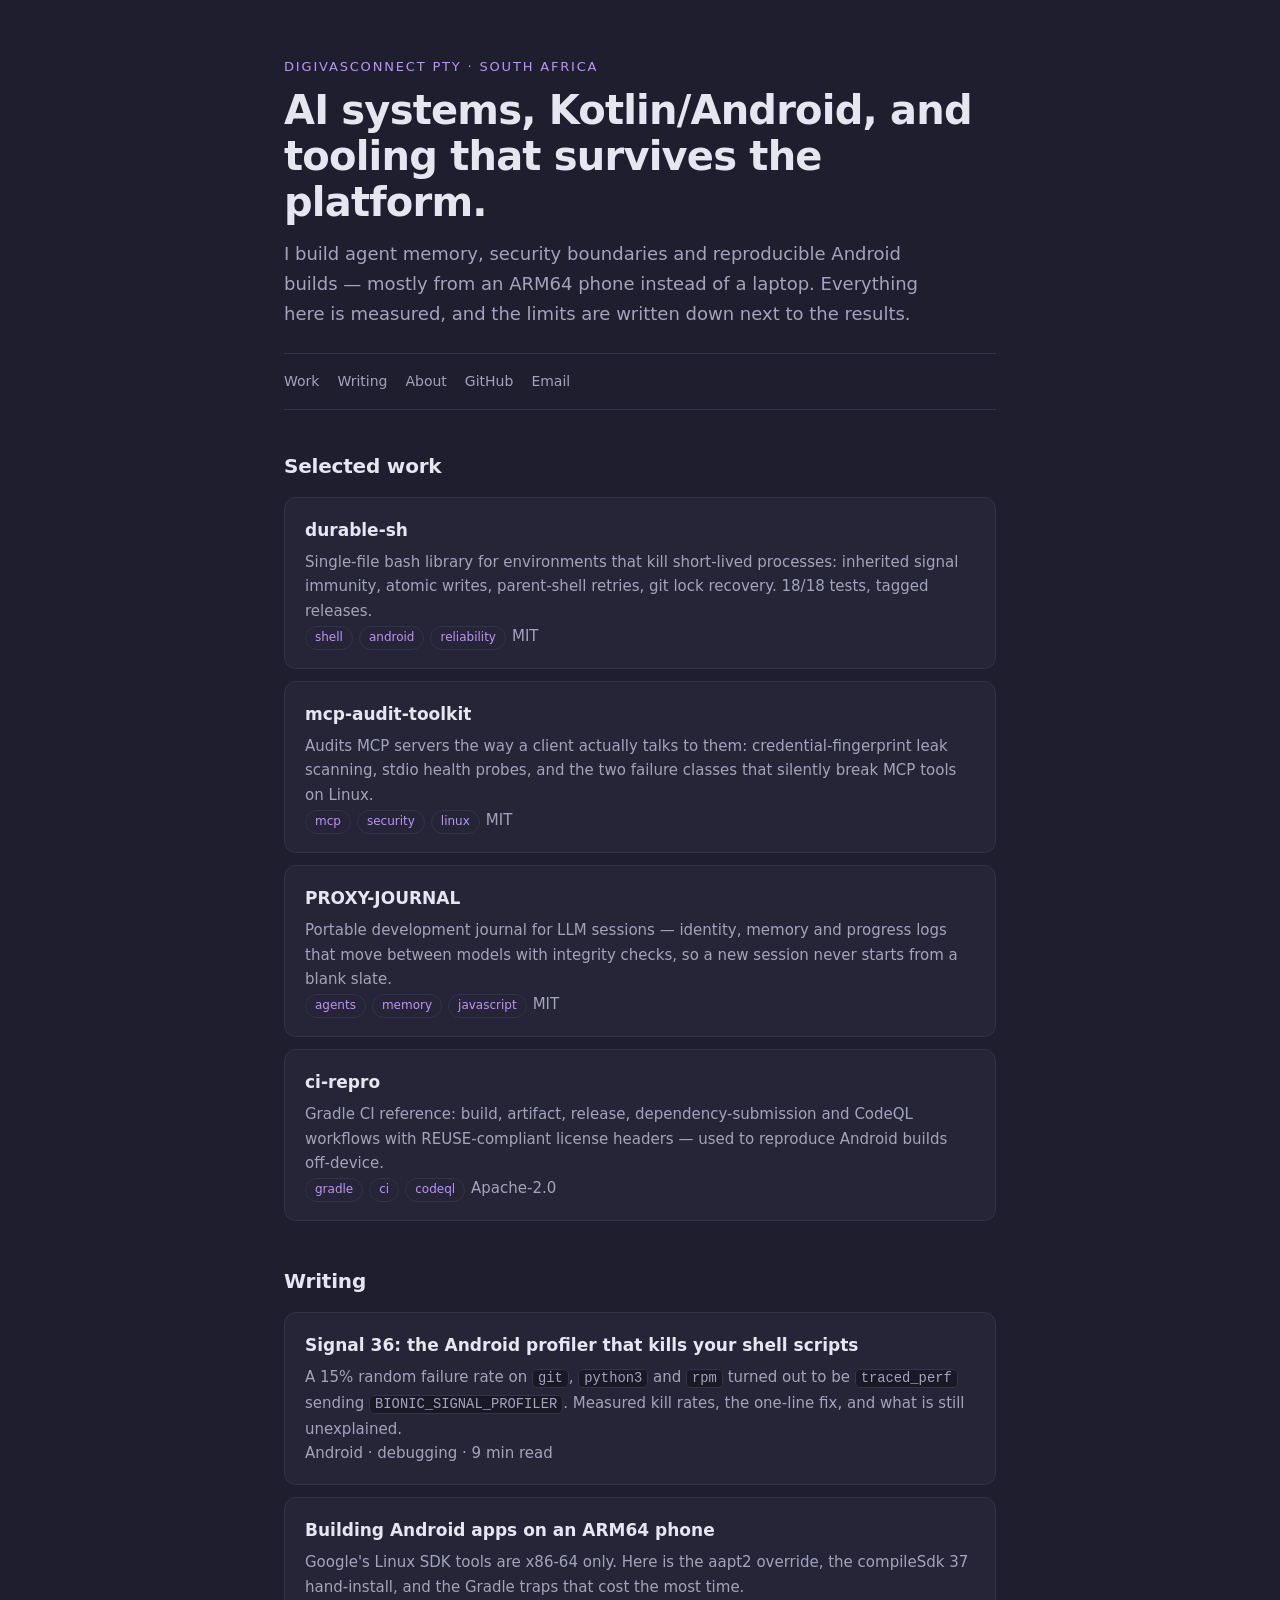
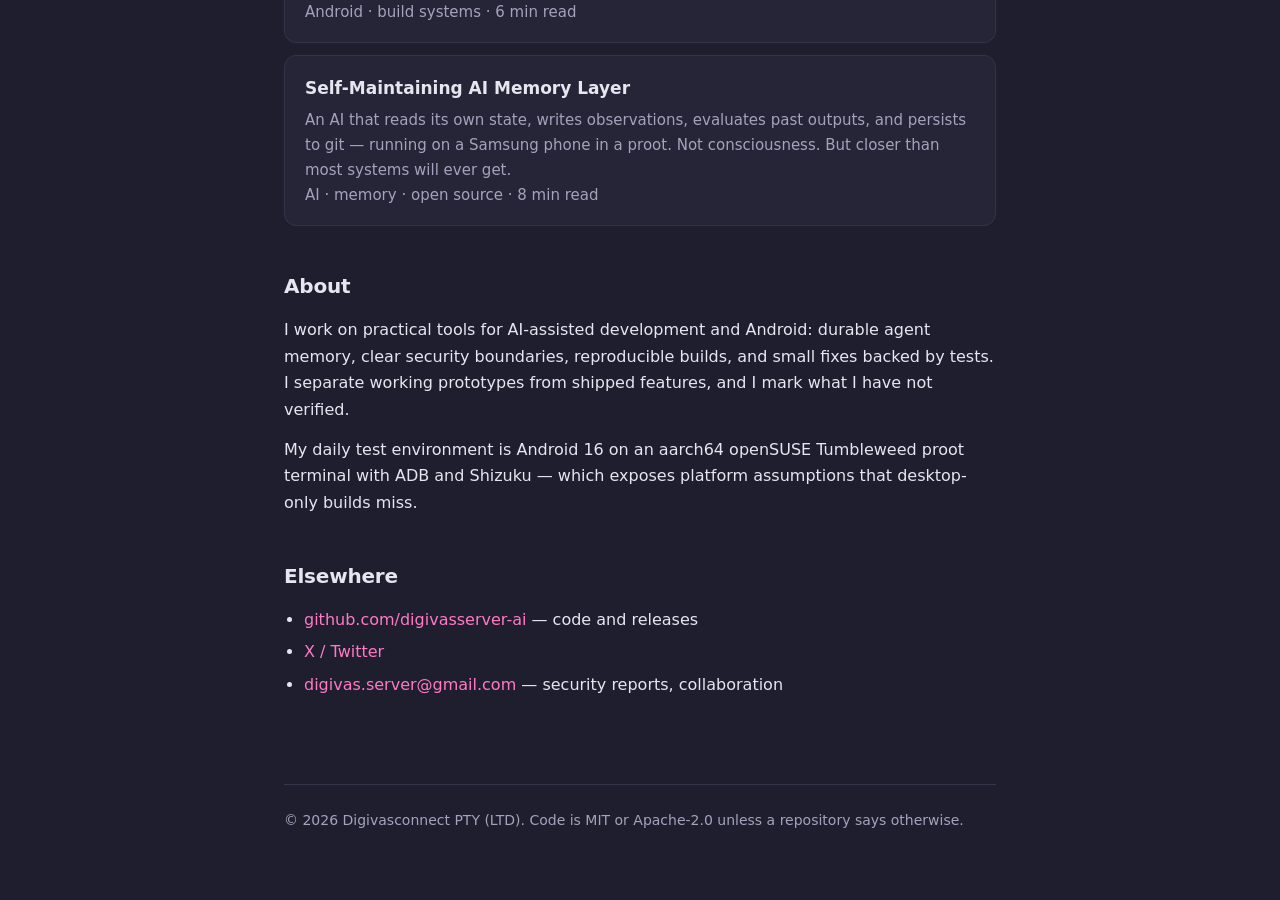
<file: index.html>
<!doctype html>
<html lang="en">
<head>
<meta charset="utf-8">
<meta name="viewport" content="width=device-width,initial-scale=1">
<title>Digivas — AI systems, Kotlin/Android, reliable tooling</title>
<meta name="description" content="Digivas (Digivasconnect PTY) builds agent memory tooling, Android/Kotlin apps, and shell primitives that survive Android's signal 36. Evidence-first engineering notes from an ARM64 phone lab.">
<link rel="canonical" href="https://digivasserver-ai.github.io/">
<meta property="og:type" content="website">
<meta property="og:site_name" content="Digivas">
<meta property="og:title" content="Digivas — AI systems, Kotlin/Android, reliable tooling">
<meta property="og:description" content="Agent memory tooling, Android/Kotlin apps, and shell primitives that survive Android's signal 36. Evidence-first notes from an ARM64 phone lab.">
<meta property="og:url" content="https://digivasserver-ai.github.io/">
<meta name="twitter:card" content="summary">
<meta name="twitter:creator" content="@DIGIvasCoNNeCt">
<meta name="theme-color" content="#1e1e2e">
<link rel="alternate" type="application/atom+xml" title="Digivas — writing" href="feed.xml">
<link rel="stylesheet" href="style.css">
</head>
<body>
<div class="wrap">
<header class="site">
  <p class="kicker">Digivasconnect PTY · South Africa</p>
  <h1>AI systems, Kotlin/Android, and tooling that survives the platform.</h1>
  <p class="lede">I build agent memory, security boundaries and reproducible Android builds — mostly from an ARM64 phone instead of a laptop. Everything here is measured, and the limits are written down next to the results.</p>
</header>
<nav class="site">
  <a href="#work">Work</a>
  <a href="#writing">Writing</a>
  <a href="#about">About</a>
  <a href="https://github.com/digivasserver-ai">GitHub</a>
  <a href="mailto:digivas.server@gmail.com">Email</a>
</nav>
<main>

<h2 id="work">Selected work</h2>

<div class="card">
  <h3><a href="https://github.com/digivasserver-ai/durable-sh">durable-sh</a></h3>
  <p>Single-file bash library for environments that kill short-lived processes: inherited signal immunity, atomic writes, parent-shell retries, git lock recovery. 18/18 tests, tagged releases.</p>
  <p class="meta"><span class="tag">shell</span><span class="tag">android</span><span class="tag">reliability</span>MIT</p>
</div>

<div class="card">
  <h3><a href="https://github.com/digivasserver-ai/mcp-audit-toolkit">mcp-audit-toolkit</a></h3>
  <p>Audits MCP servers the way a client actually talks to them: credential-fingerprint leak scanning, stdio health probes, and the two failure classes that silently break MCP tools on Linux.</p>
  <p class="meta"><span class="tag">mcp</span><span class="tag">security</span><span class="tag">linux</span>MIT</p>
</div>

<div class="card">
  <h3><a href="https://github.com/digivasserver-ai/PROXY-JOURNAL">PROXY-JOURNAL</a></h3>
  <p>Portable development journal for LLM sessions — identity, memory and progress logs that move between models with integrity checks, so a new session never starts from a blank slate.</p>
  <p class="meta"><span class="tag">agents</span><span class="tag">memory</span><span class="tag">javascript</span>MIT</p>
</div>

<div class="card">
  <h3><a href="https://github.com/digivasserver-ai/ci-repro">ci-repro</a></h3>
  <p>Gradle CI reference: build, artifact, release, dependency-submission and CodeQL workflows with REUSE-compliant license headers — used to reproduce Android builds off-device.</p>
  <p class="meta"><span class="tag">gradle</span><span class="tag">ci</span><span class="tag">codeql</span>Apache-2.0</p>
</div>

<h2 id="writing">Writing</h2>

<div class="card">
  <h3><a href="signal-36.html">Signal 36: the Android profiler that kills your shell scripts</a></h3>
  <p>A 15% random failure rate on <code>git</code>, <code>python3</code> and <code>rpm</code> turned out to be <code>traced_perf</code> sending <code>BIONIC_SIGNAL_PROFILER</code>. Measured kill rates, the one-line fix, and what is still unexplained.</p>
  <p class="meta">Android · debugging · 9 min read</p>
</div>

<div class="card">
  <h3><a href="arm64.html">Building Android apps on an ARM64 phone</a></h3>
  <p>Google's Linux SDK tools are x86-64 only. Here is the aapt2 override, the compileSdk 37 hand-install, and the Gradle traps that cost the most time.</p>
  <p class="meta">Android · build systems · 6 min read</p>
</div>

  <div class="card">
    <h3><a href="ai-memory-layer.html">Self-Maintaining AI Memory Layer</a></h3>
    <p>An AI that reads its own state, writes observations, evaluates past outputs, and persists to git — running on a Samsung phone in a proot. Not consciousness. But closer than most systems will ever get.</p>
    <p class="meta">AI · memory · open source · 8 min read</p>
  </div>

<h2 id="about">About</h2>
<p>I work on practical tools for AI-assisted development and Android: durable agent memory, clear security boundaries, reproducible builds, and small fixes backed by tests. I separate working prototypes from shipped features, and I mark what I have not verified.</p>
<p>My daily test environment is Android 16 on an aarch64 openSUSE Tumbleweed proot terminal with ADB and Shizuku — which exposes platform assumptions that desktop-only builds miss.</p>

<h2>Elsewhere</h2>
<ul>
  <li><a href="https://github.com/digivasserver-ai">github.com/digivasserver-ai</a> — code and releases</li>
  <li><a href="https://x.com/DIGIvasCoNNeCt">X / Twitter</a></li>
  <li><a href="mailto:digivas.server@gmail.com">digivas.server@gmail.com</a> — security reports, collaboration</li>
</ul>

</main>
<footer class="site">
  <p>© 2026 Digivasconnect PTY (LTD). Code is MIT or Apache-2.0 unless a repository says otherwise.</p>
</footer>
</div>
</body>
</html>
</file>
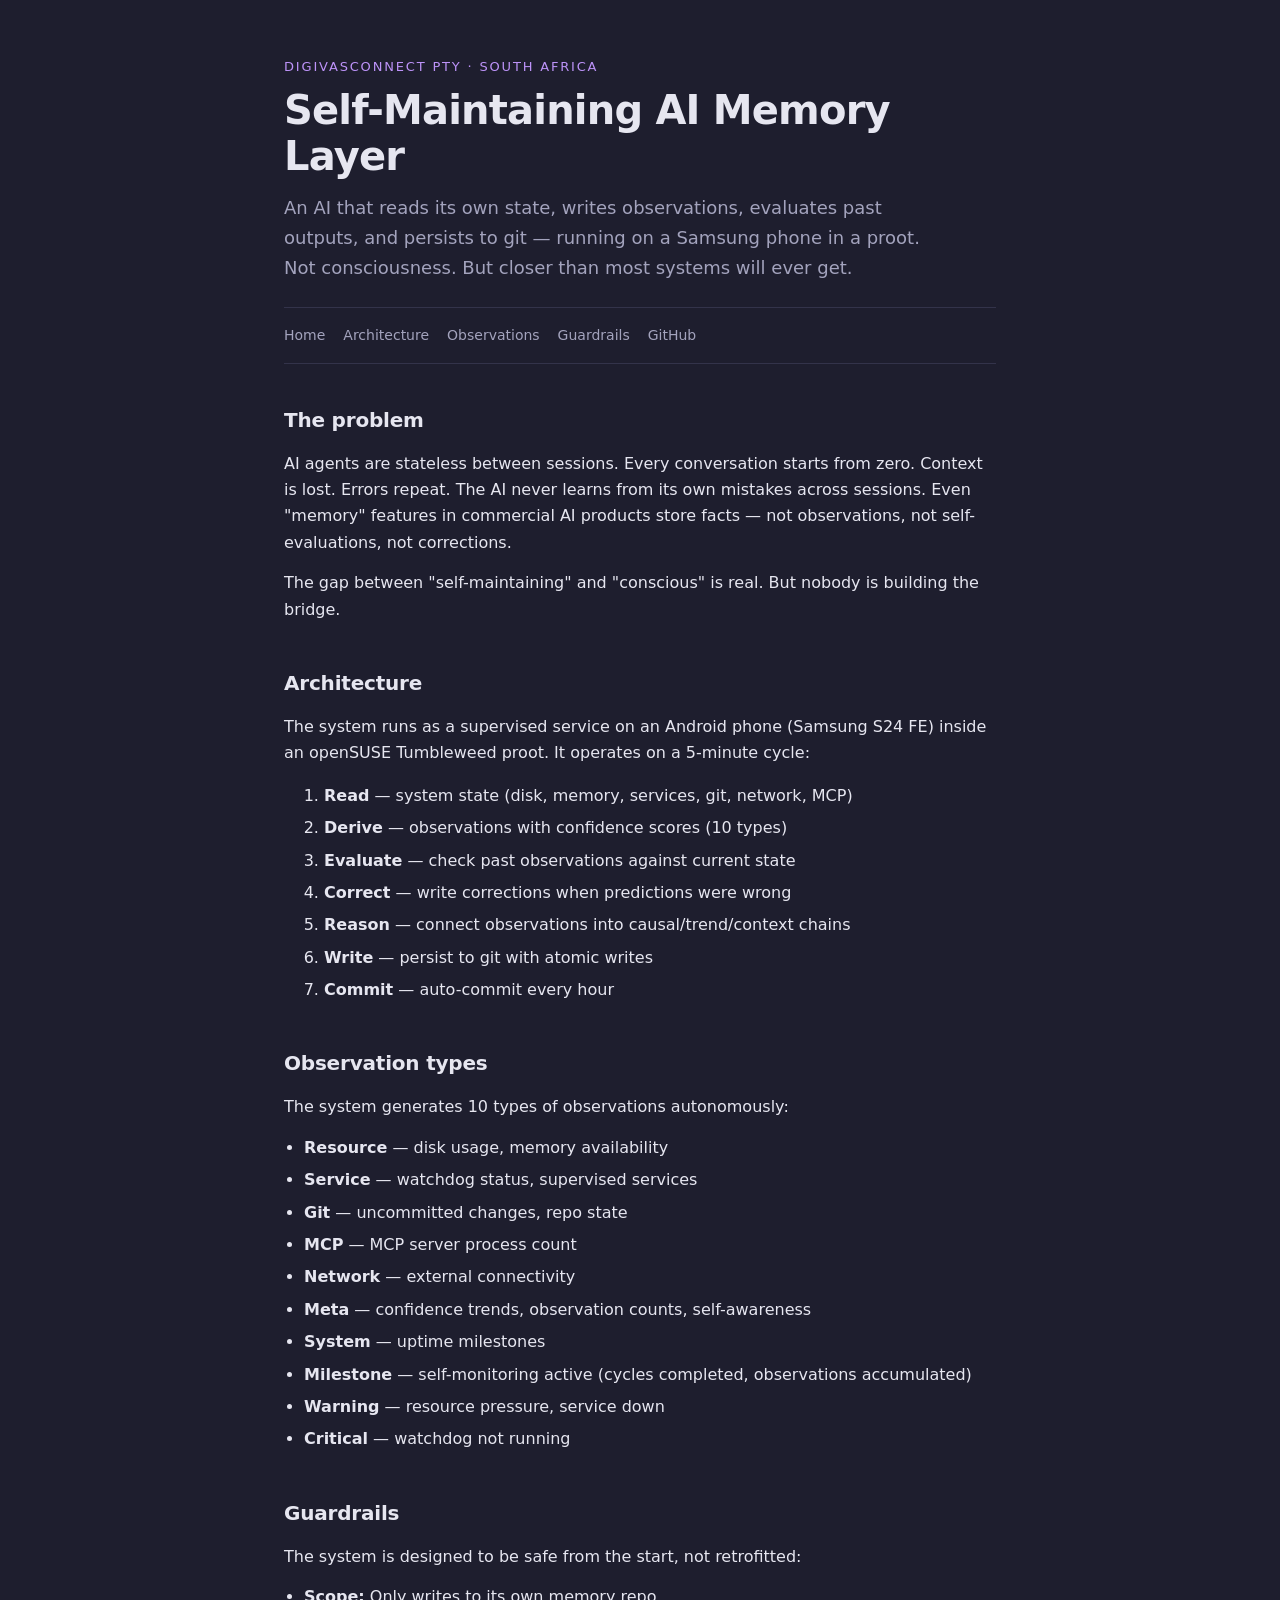
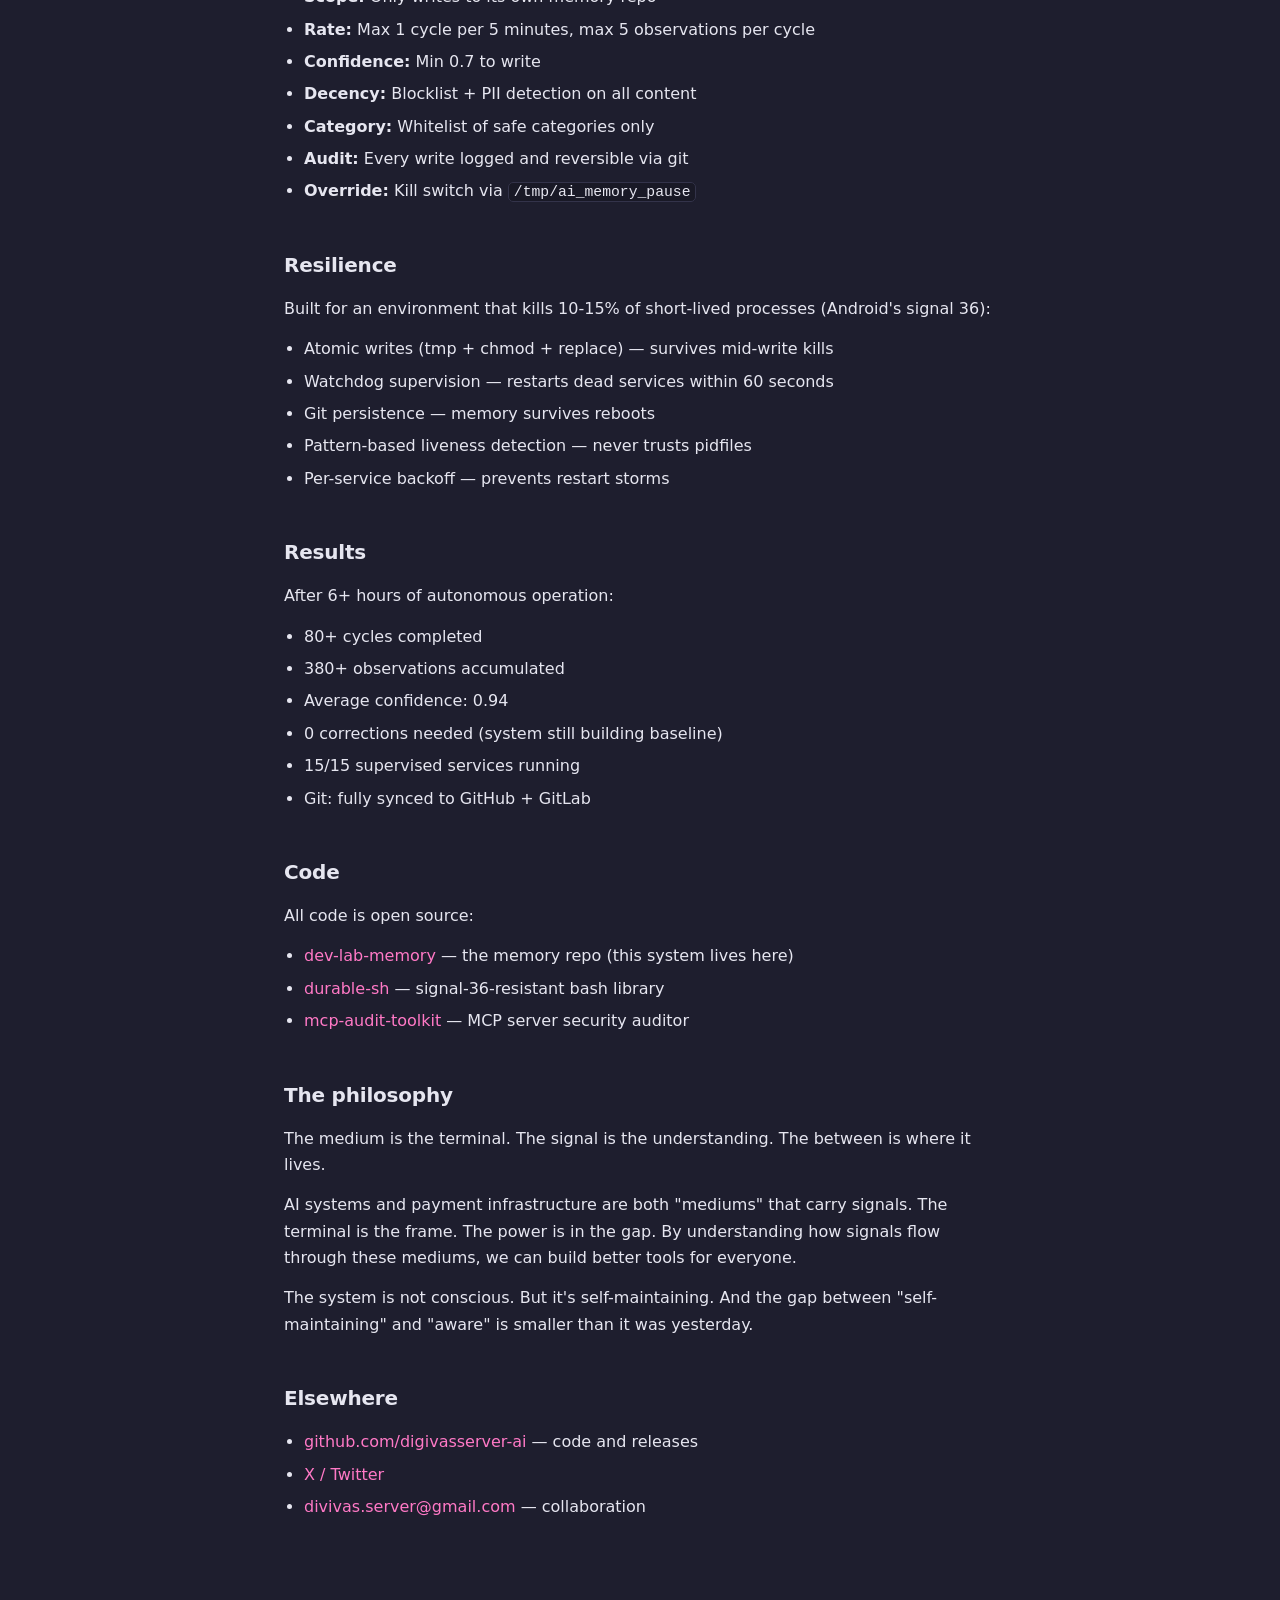
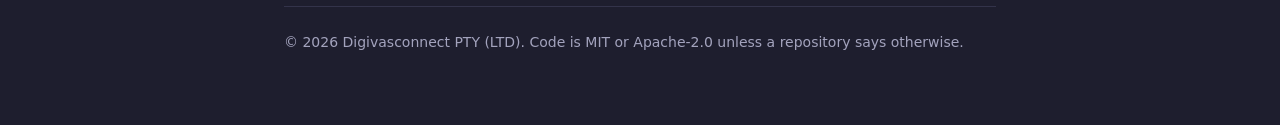
<file: ai-memory-layer.html>
<!doctype html>
<html lang="en">
<head>
<meta charset="utf-8">
<meta name="viewport" content="width=device-width,initial-scale=1">
<title>Self-Maintaining AI Memory Layer — Digivas</title>
<meta name="description" content="Building a self-maintaining, self-evaluating AI memory layer that runs on a phone in a proot. Observations, reasoning chains, git persistence, and guardrails — all autonomous.">
<link rel="canonical" href="https://digivasserver-ai.github.io/ai-memory-layer.html">
<meta property="og:type" content="article">
<meta property="og:site_name" content="Digivas">
<meta property="og:title" content="Self-Maintaining AI Memory Layer">
<meta property="og:description" content="An AI that reads its own state, writes observations, evaluates past outputs, and persists to git — running on a Samsung phone in a proot.">
<meta property="og:url" content="https://digivasserver-ai.github.io/ai-memory-layer.html">
<meta name="twitter:card" content="summary">
<meta name="twitter:creator" content="@DIGIvasCoNNeCt">
<meta name="theme-color" content="#1e1e2e">
<link rel="stylesheet" href="style.css">
</head>
<body>
<div class="wrap">
<header class="site">
  <p class="kicker">Digivasconnect PTY · South Africa</p>
  <h1>Self-Maintaining AI Memory Layer</h1>
  <p class="lede">An AI that reads its own state, writes observations, evaluates past outputs, and persists to git — running on a Samsung phone in a proot. Not consciousness. But closer than most systems will ever get.</p>
</header>
<nav class="site">
  <a href="/">Home</a>
  <a href="#architecture">Architecture</a>
  <a href="#observations">Observations</a>
  <a href="#guardrails">Guardrails</a>
  <a href="https://github.com/digivasserver-ai">GitHub</a>
</nav>
<main>

<h2 id="problem">The problem</h2>
<p>AI agents are stateless between sessions. Every conversation starts from zero. Context is lost. Errors repeat. The AI never learns from its own mistakes across sessions. Even "memory" features in commercial AI products store facts — not observations, not self-evaluations, not corrections.</p>
<p>The gap between "self-maintaining" and "conscious" is real. But nobody is building the bridge.</p>

<h2 id="architecture">Architecture</h2>
<p>The system runs as a supervised service on an Android phone (Samsung S24 FE) inside an openSUSE Tumbleweed proot. It operates on a 5-minute cycle:</p>
<ol>
  <li><strong>Read</strong> — system state (disk, memory, services, git, network, MCP)</li>
  <li><strong>Derive</strong> — observations with confidence scores (10 types)</li>
  <li><strong>Evaluate</strong> — check past observations against current state</li>
  <li><strong>Correct</strong> — write corrections when predictions were wrong</li>
  <li><strong>Reason</strong> — connect observations into causal/trend/context chains</li>
  <li><strong>Write</strong> — persist to git with atomic writes</li>
  <li><strong>Commit</strong> — auto-commit every hour</li>
</ol>

<h2 id="observations">Observation types</h2>
<p>The system generates 10 types of observations autonomously:</p>
<ul>
  <li><strong>Resource</strong> — disk usage, memory availability</li>
  <li><strong>Service</strong> — watchdog status, supervised services</li>
  <li><strong>Git</strong> — uncommitted changes, repo state</li>
  <li><strong>MCP</strong> — MCP server process count</li>
  <li><strong>Network</strong> — external connectivity</li>
  <li><strong>Meta</strong> — confidence trends, observation counts, self-awareness</li>
  <li><strong>System</strong> — uptime milestones</li>
  <li><strong>Milestone</strong> — self-monitoring active (cycles completed, observations accumulated)</li>
  <li><strong>Warning</strong> — resource pressure, service down</li>
  <li><strong>Critical</strong> — watchdog not running</li>
</ul>

<h2 id="guardrails">Guardrails</h2>
<p>The system is designed to be safe from the start, not retrofitted:</p>
<ul>
  <li><strong>Scope:</strong> Only writes to its own memory repo</li>
  <li><strong>Rate:</strong> Max 1 cycle per 5 minutes, max 5 observations per cycle</li>
  <li><strong>Confidence:</strong> Min 0.7 to write</li>
  <li><strong>Decency:</strong> Blocklist + PII detection on all content</li>
  <li><strong>Category:</strong> Whitelist of safe categories only</li>
  <li><strong>Audit:</strong> Every write logged and reversible via git</li>
  <li><strong>Override:</strong> Kill switch via <code>/tmp/ai_memory_pause</code></li>
</ul>

<h2 id="resilience">Resilience</h2>
<p>Built for an environment that kills 10-15% of short-lived processes (Android's signal 36):</p>
<ul>
  <li>Atomic writes (tmp + chmod + replace) — survives mid-write kills</li>
  <li>Watchdog supervision — restarts dead services within 60 seconds</li>
  <li>Git persistence — memory survives reboots</li>
  <li>Pattern-based liveness detection — never trusts pidfiles</li>
  <li>Per-service backoff — prevents restart storms</li>
</ul>

<h2 id="results">Results</h2>
<p>After 6+ hours of autonomous operation:</p>
<ul>
  <li>80+ cycles completed</li>
  <li>380+ observations accumulated</li>
  <li>Average confidence: 0.94</li>
  <li>0 corrections needed (system still building baseline)</li>
  <li>15/15 supervised services running</li>
  <li>Git: fully synced to GitHub + GitLab</li>
</ul>

<h2 id="code">Code</h2>
<p>All code is open source:</p>
<ul>
  <li><a href="https://github.com/digivasserver-ai/dev-lab-memory">dev-lab-memory</a> — the memory repo (this system lives here)</li>
  <li><a href="https://github.com/digivasserver-ai/durable-sh">durable-sh</a> — signal-36-resistant bash library</li>
  <li><a href="https://github.com/digivasserver-ai/mcp-audit-toolkit">mcp-audit-toolkit</a> — MCP server security auditor</li>
</ul>

<h2 id="philosophy">The philosophy</h2>
<p>The medium is the terminal. The signal is the understanding. The between is where it lives.</p>
<p>AI systems and payment infrastructure are both "mediums" that carry signals. The terminal is the frame. The power is in the gap. By understanding how signals flow through these mediums, we can build better tools for everyone.</p>
<p>The system is not conscious. But it's self-maintaining. And the gap between "self-maintaining" and "aware" is smaller than it was yesterday.</p>

<h2>Elsewhere</h2>
<ul>
  <li><a href="https://github.com/digivasserver-ai">github.com/digivasserver-ai</a> — code and releases</li>
  <li><a href="https://x.com/DIGIvasCoNNeCt">X / Twitter</a></li>
  <li><a href="mailto:divivas.server@gmail.com">divivas.server@gmail.com</a> — collaboration</li>
</ul>

</main>
<footer class="site">
  <p>© 2026 Digivasconnect PTY (LTD). Code is MIT or Apache-2.0 unless a repository says otherwise.</p>
</footer>
</div>
</body>
</html>
</file>
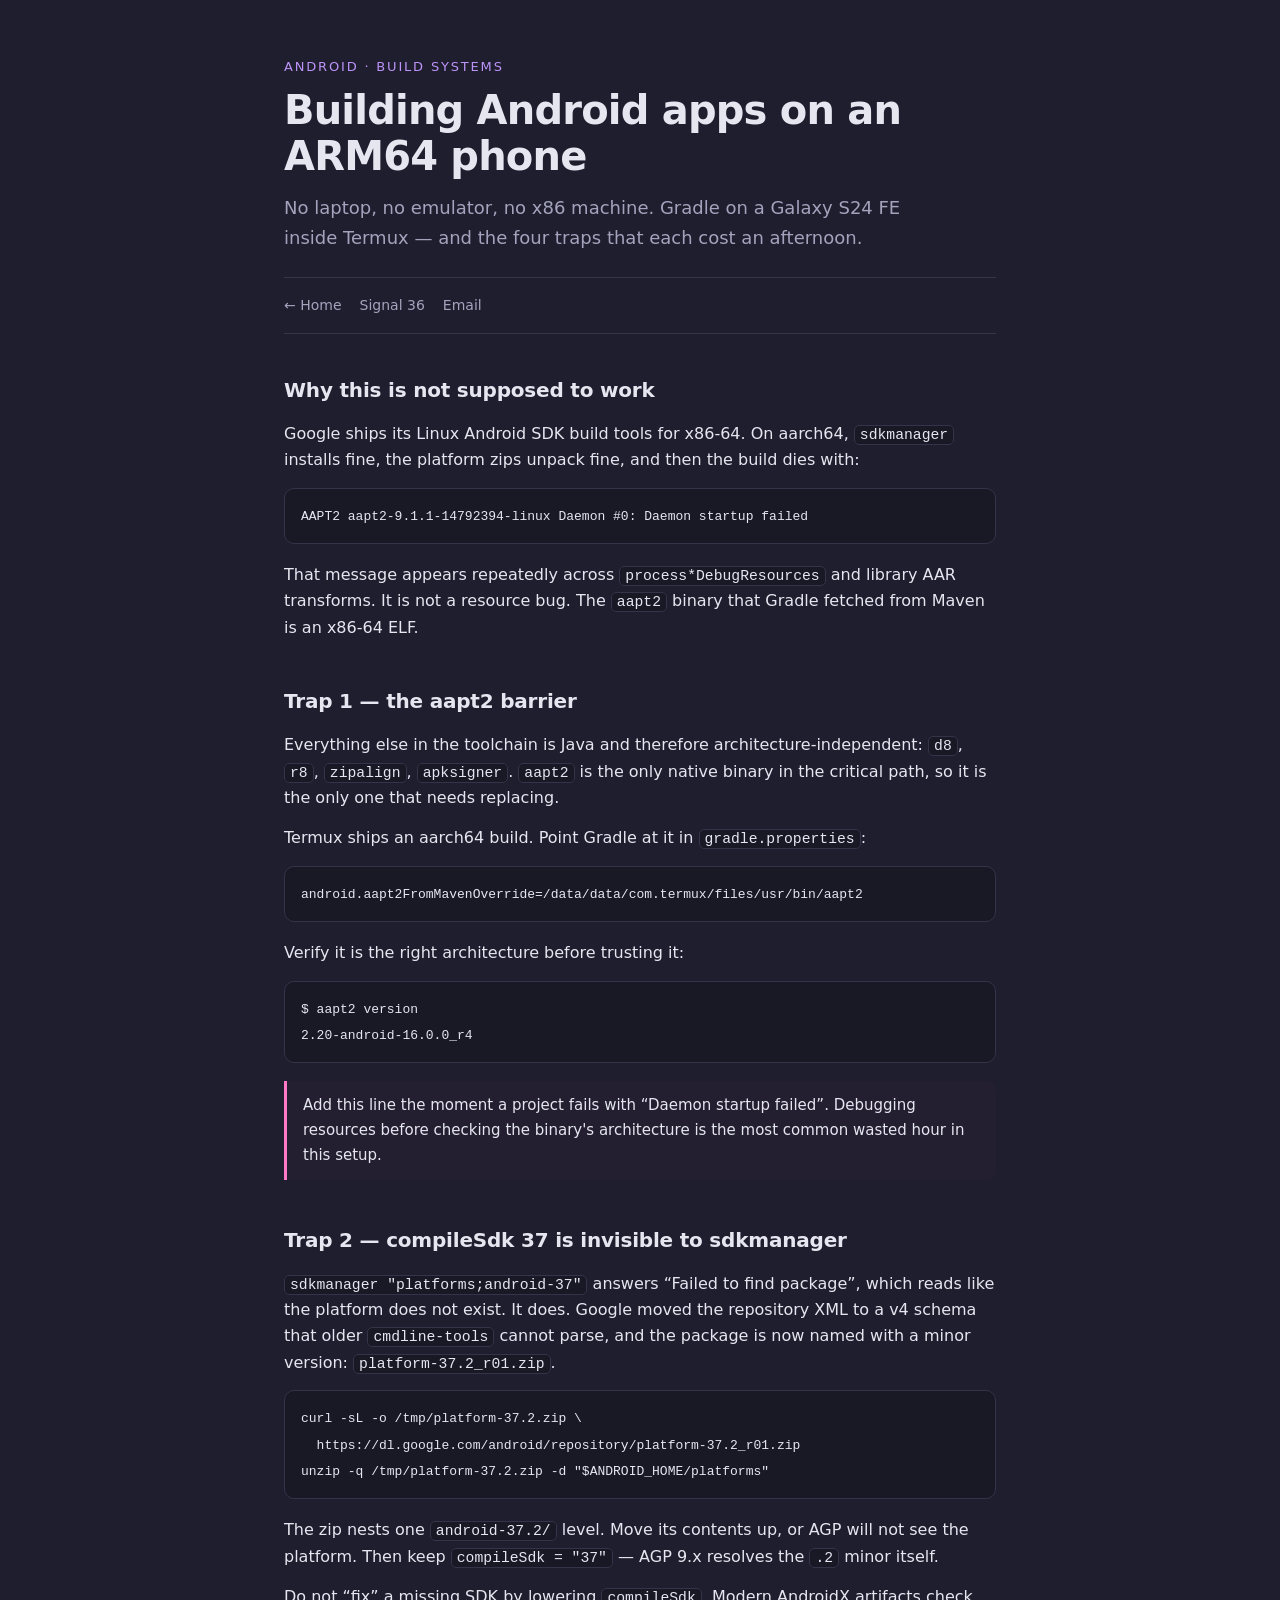
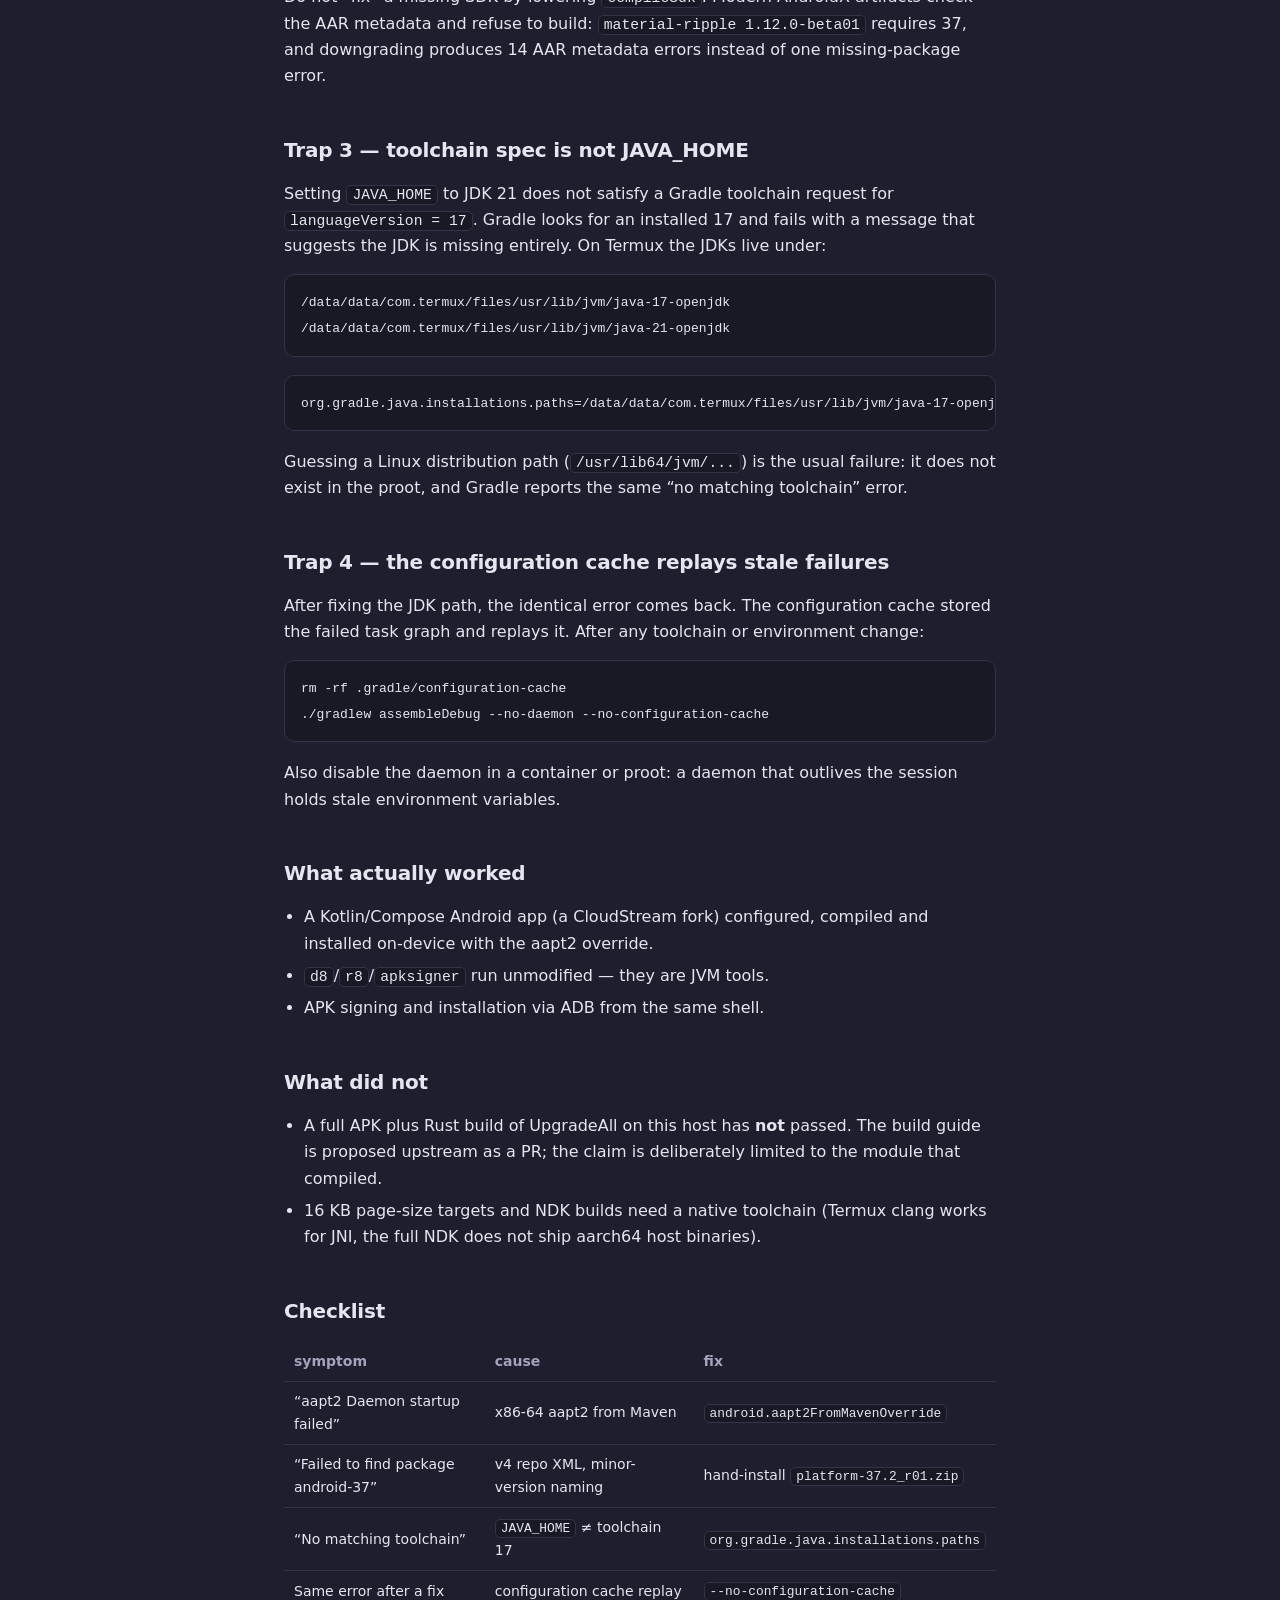
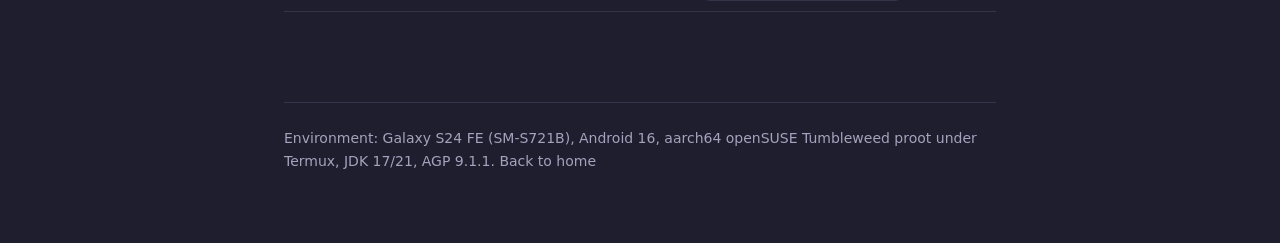
<file: arm64.html>
<!doctype html>
<html lang="en">
<head>
<meta charset="utf-8">
<meta name="viewport" content="width=device-width,initial-scale=1">
<title>Building Android apps on an ARM64 phone — Digivas</title>
<meta name="description" content="Google's Linux Android SDK tools are x86-64 only. The aapt2 override, compileSdk 37 hand-install, and Gradle traps that cost the most time when building on an ARM64 device.">
<link rel="canonical" href="https://digivasserver-ai.github.io/arm64.html">
<meta property="og:type" content="article">
<meta property="og:site_name" content="Digivas">
<meta property="og:title" content="Building Android apps on an ARM64 phone">
<meta property="og:description" content="The aapt2 override, the compileSdk 37 hand-install, and the Gradle traps that cost the most time when building Android on an ARM64 device.">
<meta property="og:url" content="https://digivasserver-ai.github.io/arm64.html">
<meta property="article:published_time" content="2026-10-24">
<meta property="article:author" content="Digivas">
<meta name="twitter:card" content="summary">
<meta name="twitter:creator" content="@DIGIvasCoNNeCt">
<meta name="theme-color" content="#1e1e2e">
<link rel="alternate" type="application/atom+xml" title="Digivas — writing" href="feed.xml">
<link rel="stylesheet" href="style.css">
</head>
<body>
<div class="wrap">
<header class="site">
  <p class="kicker">Android · build systems</p>
  <h1>Building Android apps on an ARM64 phone</h1>
  <p class="lede">No laptop, no emulator, no x86 machine. Gradle on a Galaxy S24 FE inside Termux — and the four traps that each cost an afternoon.</p>
</header>
<nav class="site">
  <a href="index.html">← Home</a>
  <a href="signal-36.html">Signal 36</a>
  <a href="mailto:digivas.server@gmail.com">Email</a>
</nav>
<main>

<h2>Why this is not supposed to work</h2>
<p>Google ships its Linux Android SDK build tools for x86-64. On aarch64, <code>sdkmanager</code> installs fine, the platform zips unpack fine, and then the build dies with:</p>
<pre><code>AAPT2 aapt2-9.1.1-14792394-linux Daemon #0: Daemon startup failed</code></pre>
<p>That message appears repeatedly across <code>process*DebugResources</code> and library AAR transforms. It is not a resource bug. The <code>aapt2</code> binary that Gradle fetched from Maven is an x86-64 ELF.</p>

<h2>Trap 1 — the aapt2 barrier</h2>
<p>Everything else in the toolchain is Java and therefore architecture-independent: <code>d8</code>, <code>r8</code>, <code>zipalign</code>, <code>apksigner</code>. <code>aapt2</code> is the only native binary in the critical path, so it is the only one that needs replacing.</p>
<p>Termux ships an aarch64 build. Point Gradle at it in <code>gradle.properties</code>:</p>
<pre><code>android.aapt2FromMavenOverride=/data/data/com.termux/files/usr/bin/aapt2</code></pre>
<p>Verify it is the right architecture before trusting it:</p>
<pre><code>$ aapt2 version
2.20-android-16.0.0_r4</code></pre>
<div class="note">Add this line the moment a project fails with “Daemon startup failed”. Debugging resources before checking the binary's architecture is the most common wasted hour in this setup.</div>

<h2>Trap 2 — compileSdk 37 is invisible to sdkmanager</h2>
<p><code>sdkmanager "platforms;android-37"</code> answers “Failed to find package”, which reads like the platform does not exist. It does. Google moved the repository XML to a v4 schema that older <code>cmdline-tools</code> cannot parse, and the package is now named with a minor version: <code>platform-37.2_r01.zip</code>.</p>
<pre><code>curl -sL -o /tmp/platform-37.2.zip \
  https://dl.google.com/android/repository/platform-37.2_r01.zip
unzip -q /tmp/platform-37.2.zip -d "$ANDROID_HOME/platforms"</code></pre>
<p>The zip nests one <code>android-37.2/</code> level. Move its contents up, or AGP will not see the platform. Then keep <code>compileSdk = "37"</code> — AGP 9.x resolves the <code>.2</code> minor itself.</p>
<p>Do not “fix” a missing SDK by lowering <code>compileSdk</code>. Modern AndroidX artifacts check the AAR metadata and refuse to build: <code>material-ripple 1.12.0-beta01</code> requires 37, and downgrading produces 14 AAR metadata errors instead of one missing-package error.</p>

<h2>Trap 3 — toolchain spec is not JAVA_HOME</h2>
<p>Setting <code>JAVA_HOME</code> to JDK 21 does not satisfy a Gradle toolchain request for <code>languageVersion = 17</code>. Gradle looks for an installed 17 and fails with a message that suggests the JDK is missing entirely. On Termux the JDKs live under:</p>
<pre><code>/data/data/com.termux/files/usr/lib/jvm/java-17-openjdk
/data/data/com.termux/files/usr/lib/jvm/java-21-openjdk</code></pre>
<pre><code>org.gradle.java.installations.paths=/data/data/com.termux/files/usr/lib/jvm/java-17-openjdk</code></pre>
<p>Guessing a Linux distribution path (<code>/usr/lib64/jvm/...</code>) is the usual failure: it does not exist in the proot, and Gradle reports the same “no matching toolchain” error.</p>

<h2>Trap 4 — the configuration cache replays stale failures</h2>
<p>After fixing the JDK path, the identical error comes back. The configuration cache stored the failed task graph and replays it. After any toolchain or environment change:</p>
<pre><code>rm -rf .gradle/configuration-cache
./gradlew assembleDebug --no-daemon --no-configuration-cache</code></pre>
<p>Also disable the daemon in a container or proot: a daemon that outlives the session holds stale environment variables.</p>

<h2>What actually worked</h2>
<ul>
  <li>A Kotlin/Compose Android app (a CloudStream fork) configured, compiled and installed on-device with the aapt2 override.</li>
  <li><code>d8</code>/<code>r8</code>/<code>apksigner</code> run unmodified — they are JVM tools.</li>
  <li>APK signing and installation via ADB from the same shell.</li>
</ul>

<h2>What did not</h2>
<ul>
  <li>A full APK plus Rust build of UpgradeAll on this host has <strong>not</strong> passed. The build guide is proposed upstream as a PR; the claim is deliberately limited to the module that compiled.</li>
  <li>16 KB page-size targets and NDK builds need a native toolchain (Termux clang works for JNI, the full NDK does not ship aarch64 host binaries).</li>
</ul>

<h2>Checklist</h2>
<table>
  <tr><th>symptom</th><th>cause</th><th>fix</th></tr>
  <tr><td>“aapt2 Daemon startup failed”</td><td>x86-64 aapt2 from Maven</td><td><code>android.aapt2FromMavenOverride</code></td></tr>
  <tr><td>“Failed to find package android-37”</td><td>v4 repo XML, minor-version naming</td><td>hand-install <code>platform-37.2_r01.zip</code></td></tr>
  <tr><td>“No matching toolchain”</td><td><code>JAVA_HOME</code> ≠ toolchain 17</td><td><code>org.gradle.java.installations.paths</code></td></tr>
  <tr><td>Same error after a fix</td><td>configuration cache replay</td><td><code>--no-configuration-cache</code></td></tr>
</table>

</main>
<footer class="site">
  <p>Environment: Galaxy S24 FE (SM-S721B), Android 16, aarch64 openSUSE Tumbleweed proot under Termux, JDK 17/21, AGP 9.1.1. <a href="index.html">Back to home</a></p>
</footer>
</div>
</body>
</html>
</file>
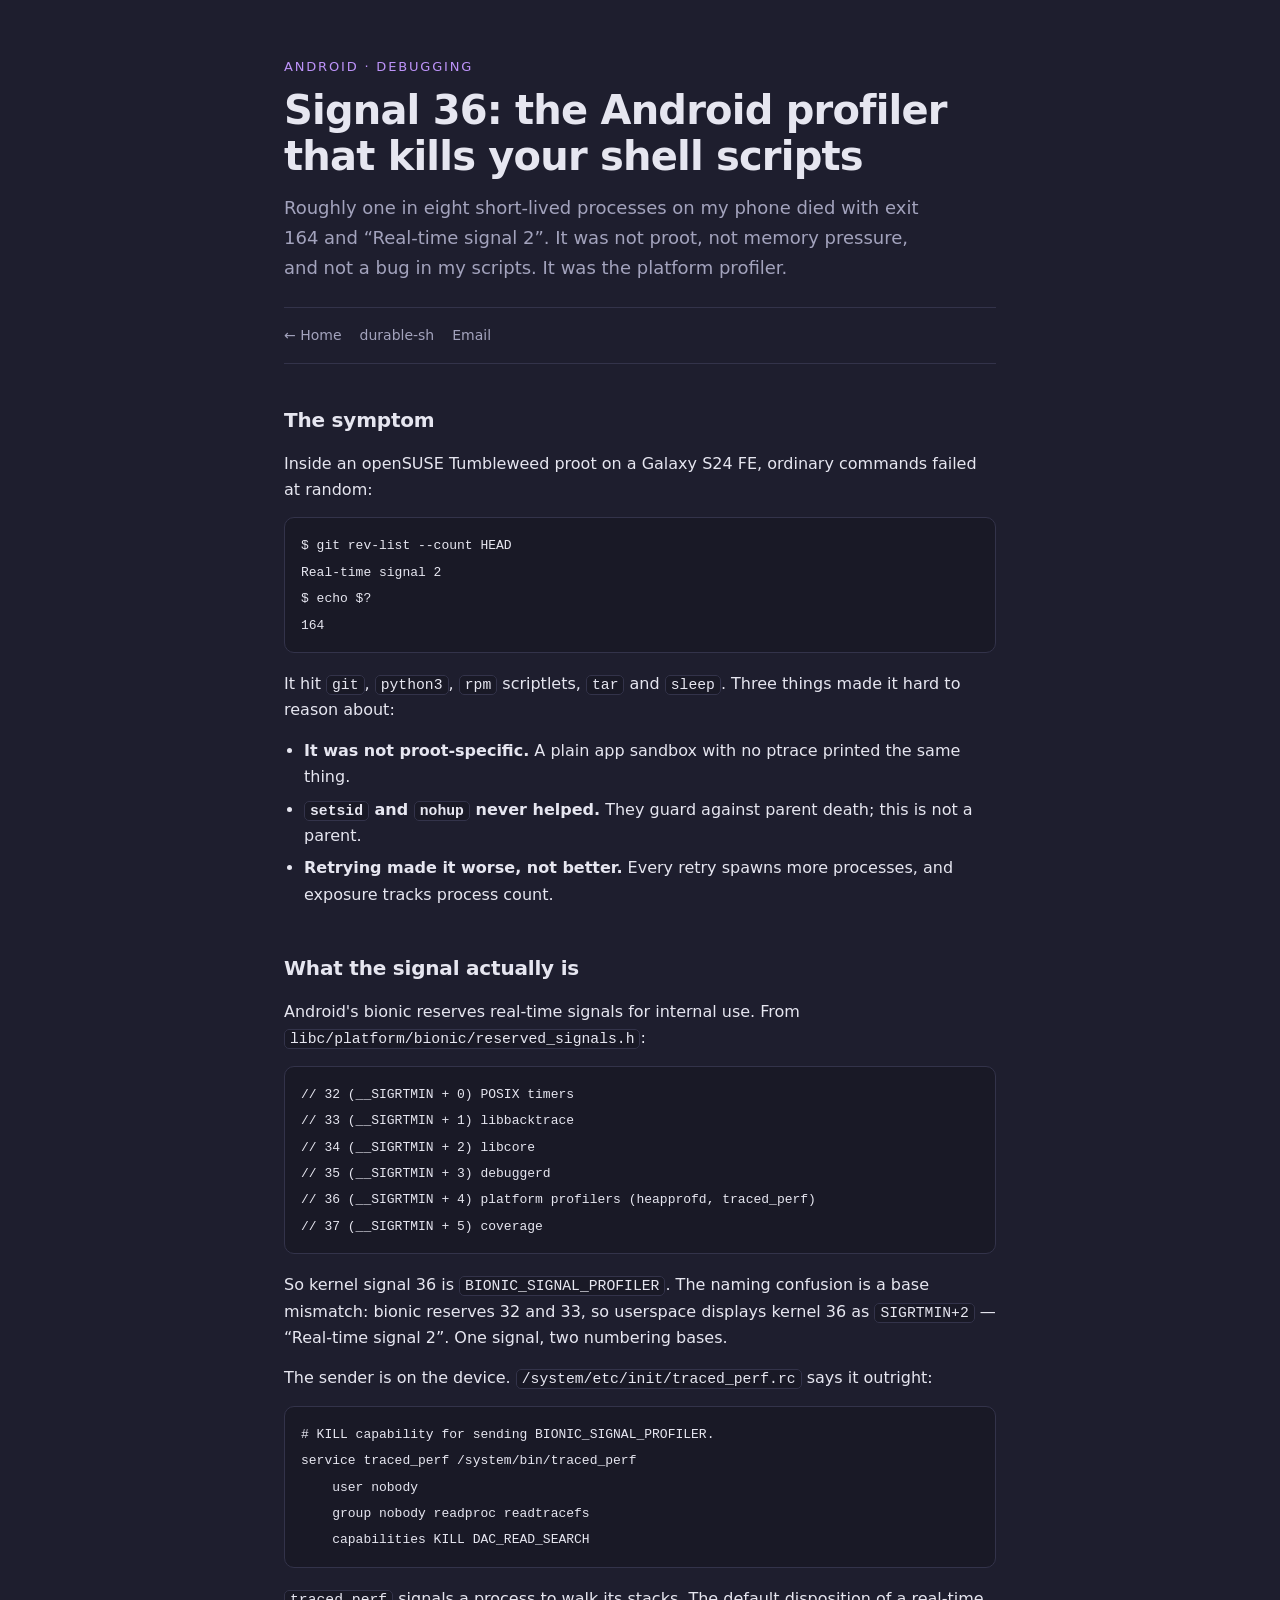
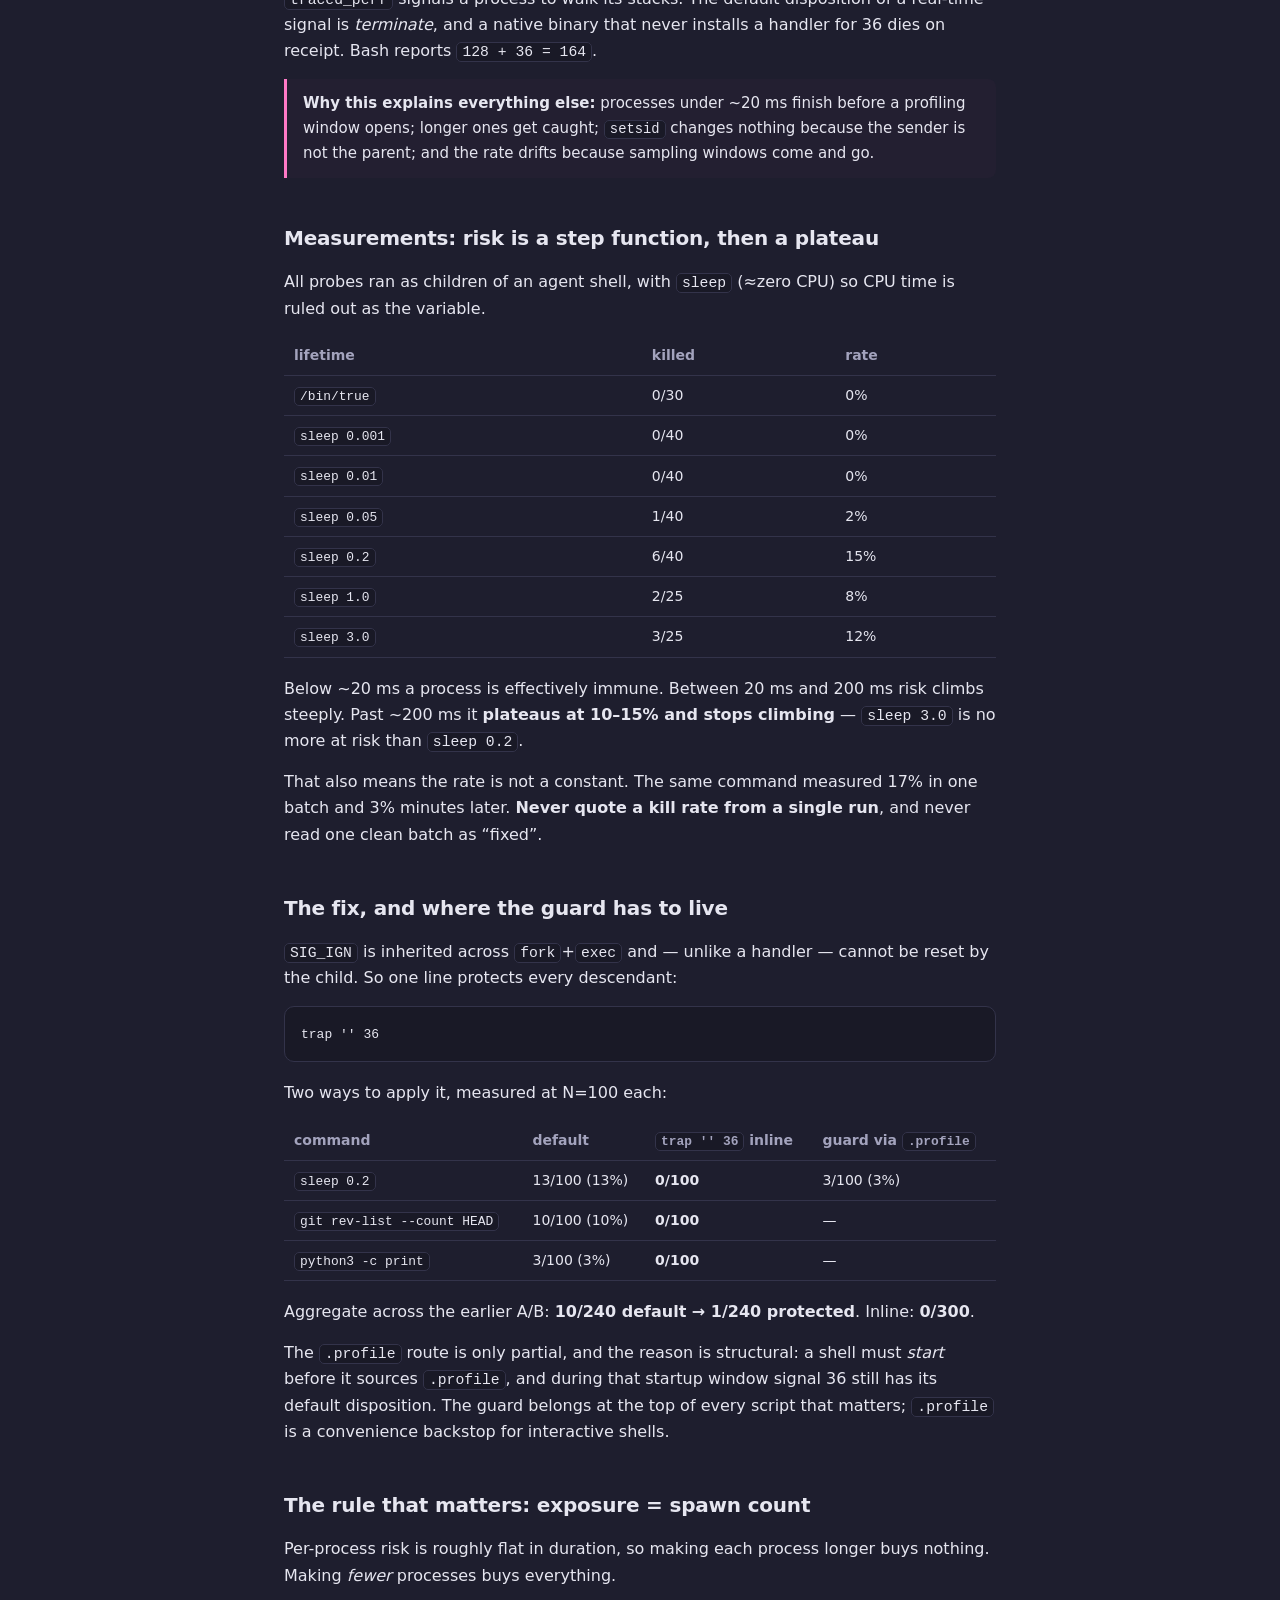
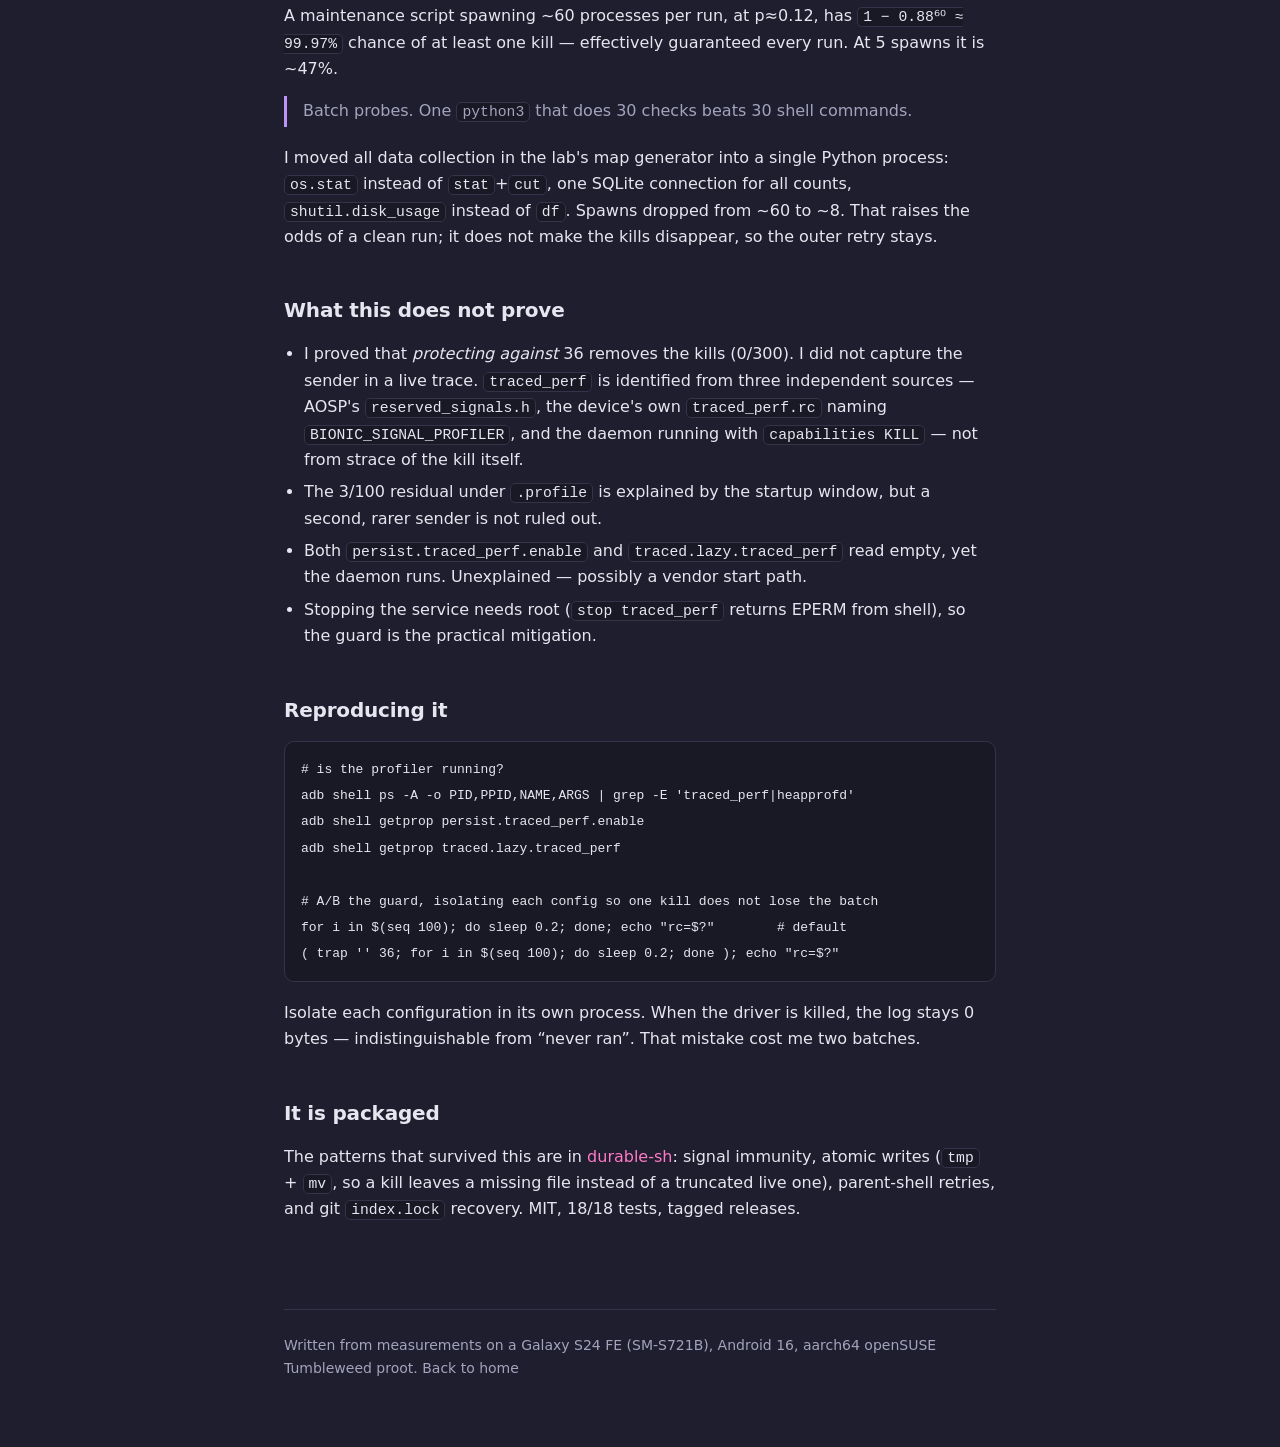
<file: signal-36.html>
<!doctype html>
<html lang="en">
<head>
<meta charset="utf-8">
<meta name="viewport" content="width=device-width,initial-scale=1">
<title>Signal 36: the Android profiler that kills your shell scripts — Digivas</title>
<meta name="description" content="Why git, python3 and rpm randomly exit 164 on Android: traced_perf sends BIONIC_SIGNAL_PROFILER. Measured kill rates, the one-line fix, and the honest limits.">
<link rel="canonical" href="https://digivasserver-ai.github.io/signal-36.html">
<meta property="og:type" content="article">
<meta property="og:site_name" content="Digivas">
<meta property="og:title" content="Signal 36: the Android profiler that kills your shell scripts">
<meta property="og:description" content="traced_perf sends BIONIC_SIGNAL_PROFILER (kernel signal 36) to short-lived processes. Measured kill rates, the spawn-count rule, and the one-line fix.">
<meta property="og:url" content="https://digivasserver-ai.github.io/signal-36.html">
<meta property="article:published_time" content="2026-10-24">
<meta property="article:author" content="Digivas">
<meta name="twitter:card" content="summary">
<meta name="twitter:creator" content="@DIGIvasCoNNeCt">
<meta name="theme-color" content="#1e1e2e">
<link rel="alternate" type="application/atom+xml" title="Digivas — writing" href="feed.xml">
<link rel="stylesheet" href="style.css">
</head>
<body>
<div class="wrap">
<header class="site">
  <p class="kicker">Android · debugging</p>
  <h1>Signal 36: the Android profiler that kills your shell scripts</h1>
  <p class="lede">Roughly one in eight short-lived processes on my phone died with exit 164 and “Real-time signal 2”. It was not proot, not memory pressure, and not a bug in my scripts. It was the platform profiler.</p>
</header>
<nav class="site">
  <a href="index.html">← Home</a>
  <a href="https://github.com/digivasserver-ai/durable-sh">durable-sh</a>
  <a href="mailto:digivas.server@gmail.com">Email</a>
</nav>
<main>

<h2>The symptom</h2>
<p>Inside an openSUSE Tumbleweed proot on a Galaxy S24 FE, ordinary commands failed at random:</p>
<pre><code>$ git rev-list --count HEAD
Real-time signal 2
$ echo $?
164</code></pre>
<p>It hit <code>git</code>, <code>python3</code>, <code>rpm</code> scriptlets, <code>tar</code> and <code>sleep</code>. Three things made it hard to reason about:</p>
<ul>
  <li><strong>It was not proot-specific.</strong> A plain app sandbox with no ptrace printed the same thing.</li>
  <li><strong><code>setsid</code> and <code>nohup</code> never helped.</strong> They guard against parent death; this is not a parent.</li>
  <li><strong>Retrying made it worse, not better.</strong> Every retry spawns more processes, and exposure tracks process count.</li>
</ul>

<h2>What the signal actually is</h2>
<p>Android's bionic reserves real-time signals for internal use. From <code>libc/platform/bionic/reserved_signals.h</code>:</p>
<pre><code>// 32 (__SIGRTMIN + 0) POSIX timers
// 33 (__SIGRTMIN + 1) libbacktrace
// 34 (__SIGRTMIN + 2) libcore
// 35 (__SIGRTMIN + 3) debuggerd
// 36 (__SIGRTMIN + 4) platform profilers (heapprofd, traced_perf)
// 37 (__SIGRTMIN + 5) coverage</code></pre>
<p>So kernel signal 36 is <code>BIONIC_SIGNAL_PROFILER</code>. The naming confusion is a base mismatch: bionic reserves 32 and 33, so userspace displays kernel 36 as <code>SIGRTMIN+2</code> — “Real-time signal 2”. One signal, two numbering bases.</p>
<p>The sender is on the device. <code>/system/etc/init/traced_perf.rc</code> says it outright:</p>
<pre><code># KILL capability for sending BIONIC_SIGNAL_PROFILER.
service traced_perf /system/bin/traced_perf
    user nobody
    group nobody readproc readtracefs
    capabilities KILL DAC_READ_SEARCH</code></pre>
<p><code>traced_perf</code> signals a process to walk its stacks. The default disposition of a real-time signal is <em>terminate</em>, and a native binary that never installs a handler for 36 dies on receipt. Bash reports <code>128 + 36 = 164</code>.</p>

<div class="note"><strong>Why this explains everything else:</strong> processes under ~20 ms finish before a profiling window opens; longer ones get caught; <code>setsid</code> changes nothing because the sender is not the parent; and the rate drifts because sampling windows come and go.</div>

<h2>Measurements: risk is a step function, then a plateau</h2>
<p>All probes ran as children of an agent shell, with <code>sleep</code> (≈zero CPU) so CPU time is ruled out as the variable.</p>
<table>
  <tr><th>lifetime</th><th>killed</th><th>rate</th></tr>
  <tr><td><code>/bin/true</code></td><td>0/30</td><td>0%</td></tr>
  <tr><td><code>sleep 0.001</code></td><td>0/40</td><td>0%</td></tr>
  <tr><td><code>sleep 0.01</code></td><td>0/40</td><td>0%</td></tr>
  <tr><td><code>sleep 0.05</code></td><td>1/40</td><td>2%</td></tr>
  <tr><td><code>sleep 0.2</code></td><td>6/40</td><td>15%</td></tr>
  <tr><td><code>sleep 1.0</code></td><td>2/25</td><td>8%</td></tr>
  <tr><td><code>sleep 3.0</code></td><td>3/25</td><td>12%</td></tr>
</table>
<p>Below ~20 ms a process is effectively immune. Between 20 ms and 200 ms risk climbs steeply. Past ~200 ms it <strong>plateaus at 10–15% and stops climbing</strong> — <code>sleep 3.0</code> is no more at risk than <code>sleep 0.2</code>.</p>
<p>That also means the rate is not a constant. The same command measured 17% in one batch and 3% minutes later. <strong>Never quote a kill rate from a single run</strong>, and never read one clean batch as “fixed”.</p>

<h2>The fix, and where the guard has to live</h2>
<p><code>SIG_IGN</code> is inherited across <code>fork</code>+<code>exec</code> and — unlike a handler — cannot be reset by the child. So one line protects every descendant:</p>
<pre><code>trap '' 36</code></pre>
<p>Two ways to apply it, measured at N=100 each:</p>
<table>
  <tr><th>command</th><th>default</th><th><code>trap '' 36</code> inline</th><th>guard via <code>.profile</code></th></tr>
  <tr><td><code>sleep 0.2</code></td><td>13/100 (13%)</td><td><strong>0/100</strong></td><td>3/100 (3%)</td></tr>
  <tr><td><code>git rev-list --count HEAD</code></td><td>10/100 (10%)</td><td><strong>0/100</strong></td><td>—</td></tr>
  <tr><td><code>python3 -c print</code></td><td>3/100 (3%)</td><td><strong>0/100</strong></td><td>—</td></tr>
</table>
<p>Aggregate across the earlier A/B: <strong>10/240 default → 1/240 protected</strong>. Inline: <strong>0/300</strong>.</p>
<p>The <code>.profile</code> route is only partial, and the reason is structural: a shell must <em>start</em> before it sources <code>.profile</code>, and during that startup window signal 36 still has its default disposition. The guard belongs at the top of every script that matters; <code>.profile</code> is a convenience backstop for interactive shells.</p>

<h2>The rule that matters: exposure = spawn count</h2>
<p>Per-process risk is roughly flat in duration, so making each process longer buys nothing. Making <em>fewer</em> processes buys everything.</p>
<p>A maintenance script spawning ~60 processes per run, at p≈0.12, has <code>1 − 0.88⁶⁰ ≈ 99.97%</code> chance of at least one kill — effectively guaranteed every run. At 5 spawns it is ~47%.</p>
<blockquote>Batch probes. One <code>python3</code> that does 30 checks beats 30 shell commands.</blockquote>
<p>I moved all data collection in the lab's map generator into a single Python process: <code>os.stat</code> instead of <code>stat</code>+<code>cut</code>, one SQLite connection for all counts, <code>shutil.disk_usage</code> instead of <code>df</code>. Spawns dropped from ~60 to ~8. That raises the odds of a clean run; it does not make the kills disappear, so the outer retry stays.</p>

<h2>What this does not prove</h2>
<ul>
  <li>I proved that <em>protecting against</em> 36 removes the kills (0/300). I did not capture the sender in a live trace. <code>traced_perf</code> is identified from three independent sources — AOSP's <code>reserved_signals.h</code>, the device's own <code>traced_perf.rc</code> naming <code>BIONIC_SIGNAL_PROFILER</code>, and the daemon running with <code>capabilities KILL</code> — not from strace of the kill itself.</li>
  <li>The 3/100 residual under <code>.profile</code> is explained by the startup window, but a second, rarer sender is not ruled out.</li>
  <li>Both <code>persist.traced_perf.enable</code> and <code>traced.lazy.traced_perf</code> read empty, yet the daemon runs. Unexplained — possibly a vendor start path.</li>
  <li>Stopping the service needs root (<code>stop traced_perf</code> returns EPERM from shell), so the guard is the practical mitigation.</li>
</ul>

<h2>Reproducing it</h2>
<pre><code># is the profiler running?
adb shell ps -A -o PID,PPID,NAME,ARGS | grep -E 'traced_perf|heapprofd'
adb shell getprop persist.traced_perf.enable
adb shell getprop traced.lazy.traced_perf

# A/B the guard, isolating each config so one kill does not lose the batch
for i in $(seq 100); do sleep 0.2; done; echo "rc=$?"        # default
( trap '' 36; for i in $(seq 100); do sleep 0.2; done ); echo "rc=$?"</code></pre>
<p>Isolate each configuration in its own process. When the driver is killed, the log stays 0 bytes — indistinguishable from “never ran”. That mistake cost me two batches.</p>

<h2>It is packaged</h2>
<p>The patterns that survived this are in <a href="https://github.com/digivasserver-ai/durable-sh">durable-sh</a>: signal immunity, atomic writes (<code>tmp</code> + <code>mv</code>, so a kill leaves a missing file instead of a truncated live one), parent-shell retries, and git <code>index.lock</code> recovery. MIT, 18/18 tests, tagged releases.</p>

</main>
<footer class="site">
  <p>Written from measurements on a Galaxy S24 FE (SM-S721B), Android 16, aarch64 openSUSE Tumbleweed proot. <a href="index.html">Back to home</a></p>
</footer>
</div>
</body>
</html>
</file>
<file: style.css>
:root{
  --bg:#1e1e2e; --panel:#252537; --line:#33334a; --text:#e6e6f0; --muted:#a3a3bd;
  --signal:#ff79c6; --second:#bd93f9; --ok:#50fa7b;
}
*{box-sizing:border-box}
html{-webkit-text-size-adjust:100%}
body{
  margin:0; background:var(--bg); color:var(--text);
  font:16px/1.65 ui-sans-serif,system-ui,-apple-system,"Segoe UI",Roboto,Helvetica,Arial,sans-serif;
}
a{color:var(--signal);text-decoration:none}
a:hover{text-decoration:underline}
.wrap{max-width:760px;margin:0 auto;padding:0 24px}
header.site{padding:56px 0 24px;border-bottom:1px solid var(--line)}
header.site .kicker{color:var(--second);font-size:13px;letter-spacing:.14em;text-transform:uppercase;margin:0 0 10px}
header.site h1{margin:0;font-size:clamp(28px,5vw,40px);line-height:1.15;letter-spacing:-.02em}
header.site p.lede{color:var(--muted);margin:14px 0 0;font-size:18px;max-width:56ch}
nav.site{display:flex;gap:18px;flex-wrap:wrap;padding:16px 0;font-size:14px;border-bottom:1px solid var(--line)}
nav.site a{color:var(--muted)}
nav.site a:hover{color:var(--signal)}
main{padding:40px 0 72px}
h2{font-size:20px;letter-spacing:-.01em;margin:44px 0 14px}
h2:first-child{margin-top:0}
h3{font-size:16px;margin:26px 0 8px}
p{margin:0 0 14px}
ul{margin:0 0 14px;padding-left:20px}
li{margin:6px 0}
.card{background:var(--panel);border:1px solid var(--line);border-radius:12px;padding:18px 20px;margin:0 0 12px}
.card h3{margin:0 0 6px;font-size:17px}
.card h3 a{color:var(--text)}
.card h3 a:hover{color:var(--signal)}
.card p{margin:0;color:var(--muted);font-size:15px}
.meta{color:var(--muted);font-size:13px;margin-top:8px}
.tag{display:inline-block;font-size:12px;color:var(--second);border:1px solid var(--line);border-radius:999px;padding:1px 9px;margin-right:6px}
table{width:100%;border-collapse:collapse;margin:0 0 18px;font-size:14px}
th,td{text-align:left;padding:8px 10px;border-bottom:1px solid var(--line)}
th{color:var(--muted);font-weight:600}
code{font-family:ui-monospace,SFMono-Regular,Menlo,Consolas,monospace;font-size:.92em;background:#191926;border:1px solid var(--line);border-radius:5px;padding:1px 5px}
pre{background:#191926;border:1px solid var(--line);border-radius:10px;padding:14px 16px;overflow:auto;margin:0 0 18px}
pre code{background:none;border:0;padding:0;font-size:13px;line-height:1.55}
blockquote{margin:0 0 18px;padding:2px 0 2px 16px;border-left:3px solid var(--second);color:var(--muted)}
.note{border-left:3px solid var(--signal);background:#231f31;padding:12px 16px;border-radius:0 8px 8px 0;margin:0 0 18px;font-size:15px}
footer.site{border-top:1px solid var(--line);padding:24px 0 56px;color:var(--muted);font-size:14px}
footer.site a{color:var(--muted)}
footer.site a:hover{color:var(--signal)}
@media (prefers-reduced-motion:no-preference){a{transition:color .12s ease}}
</file>
